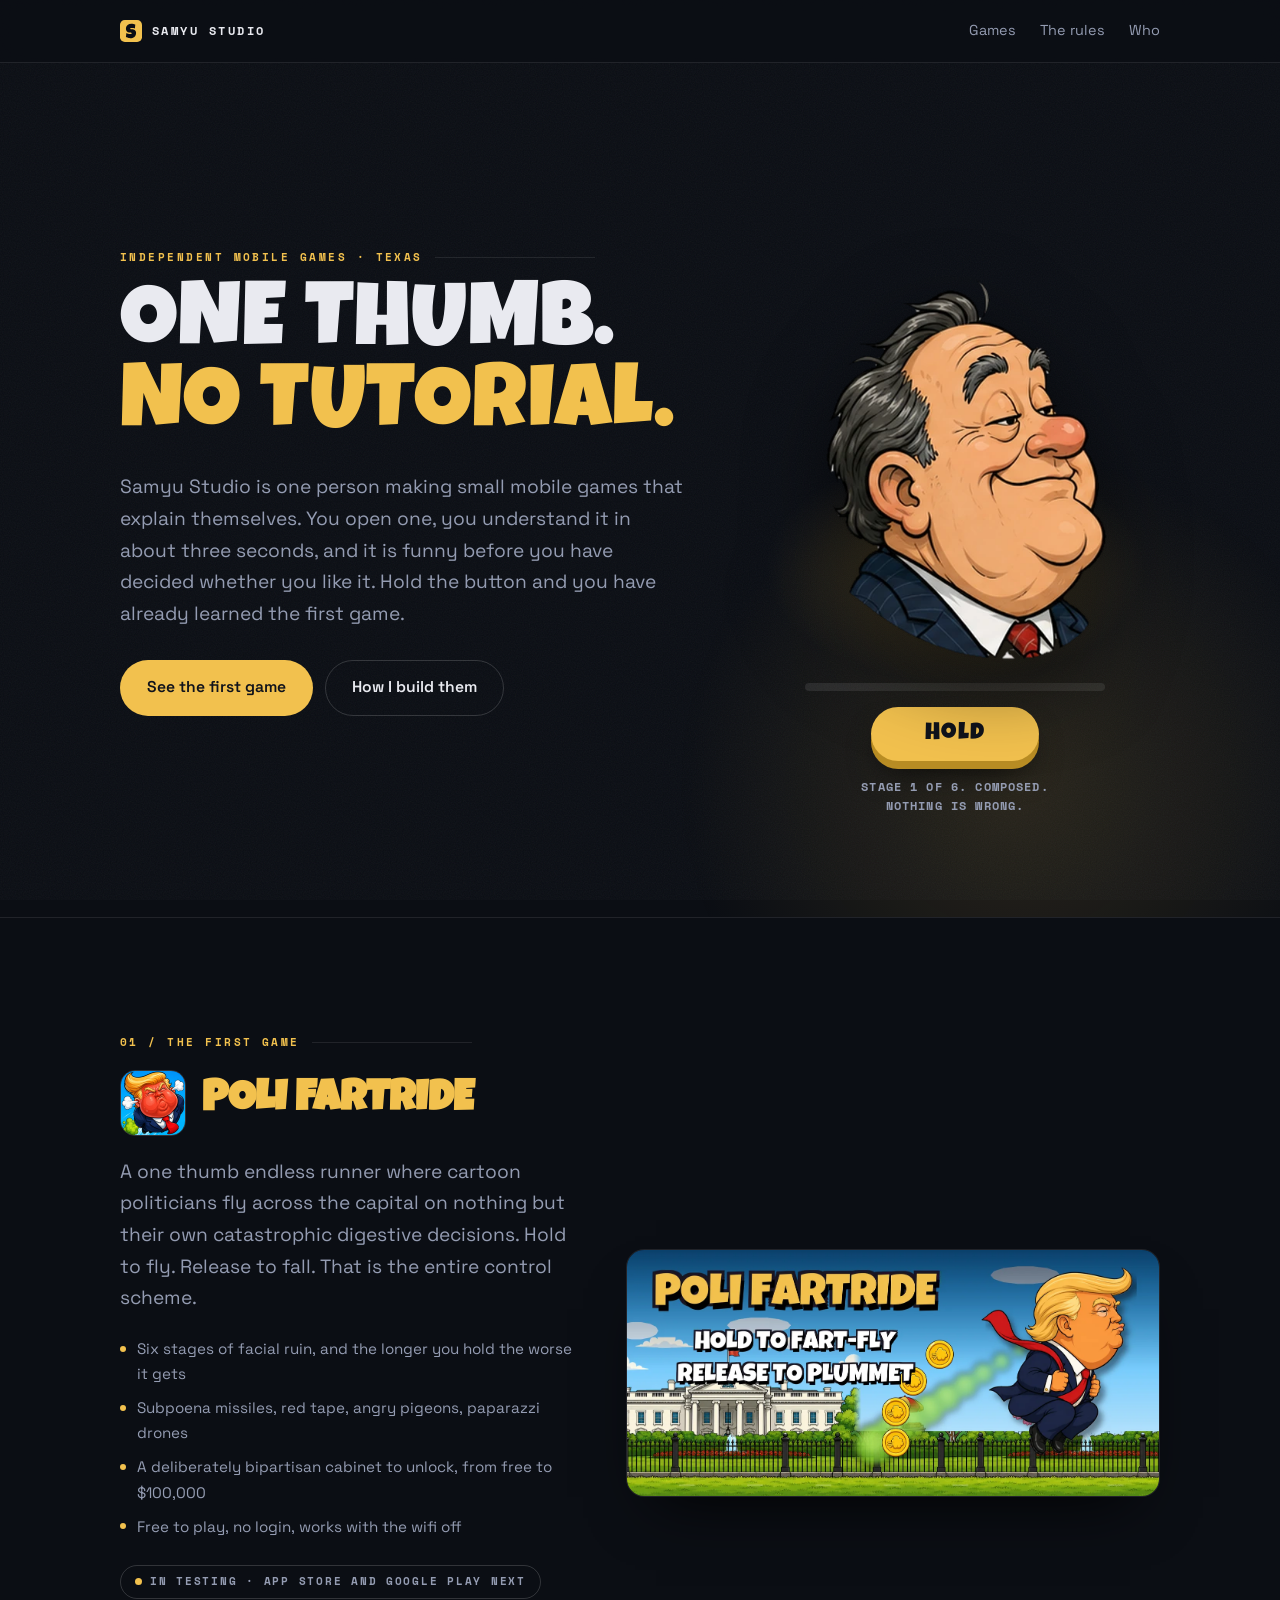
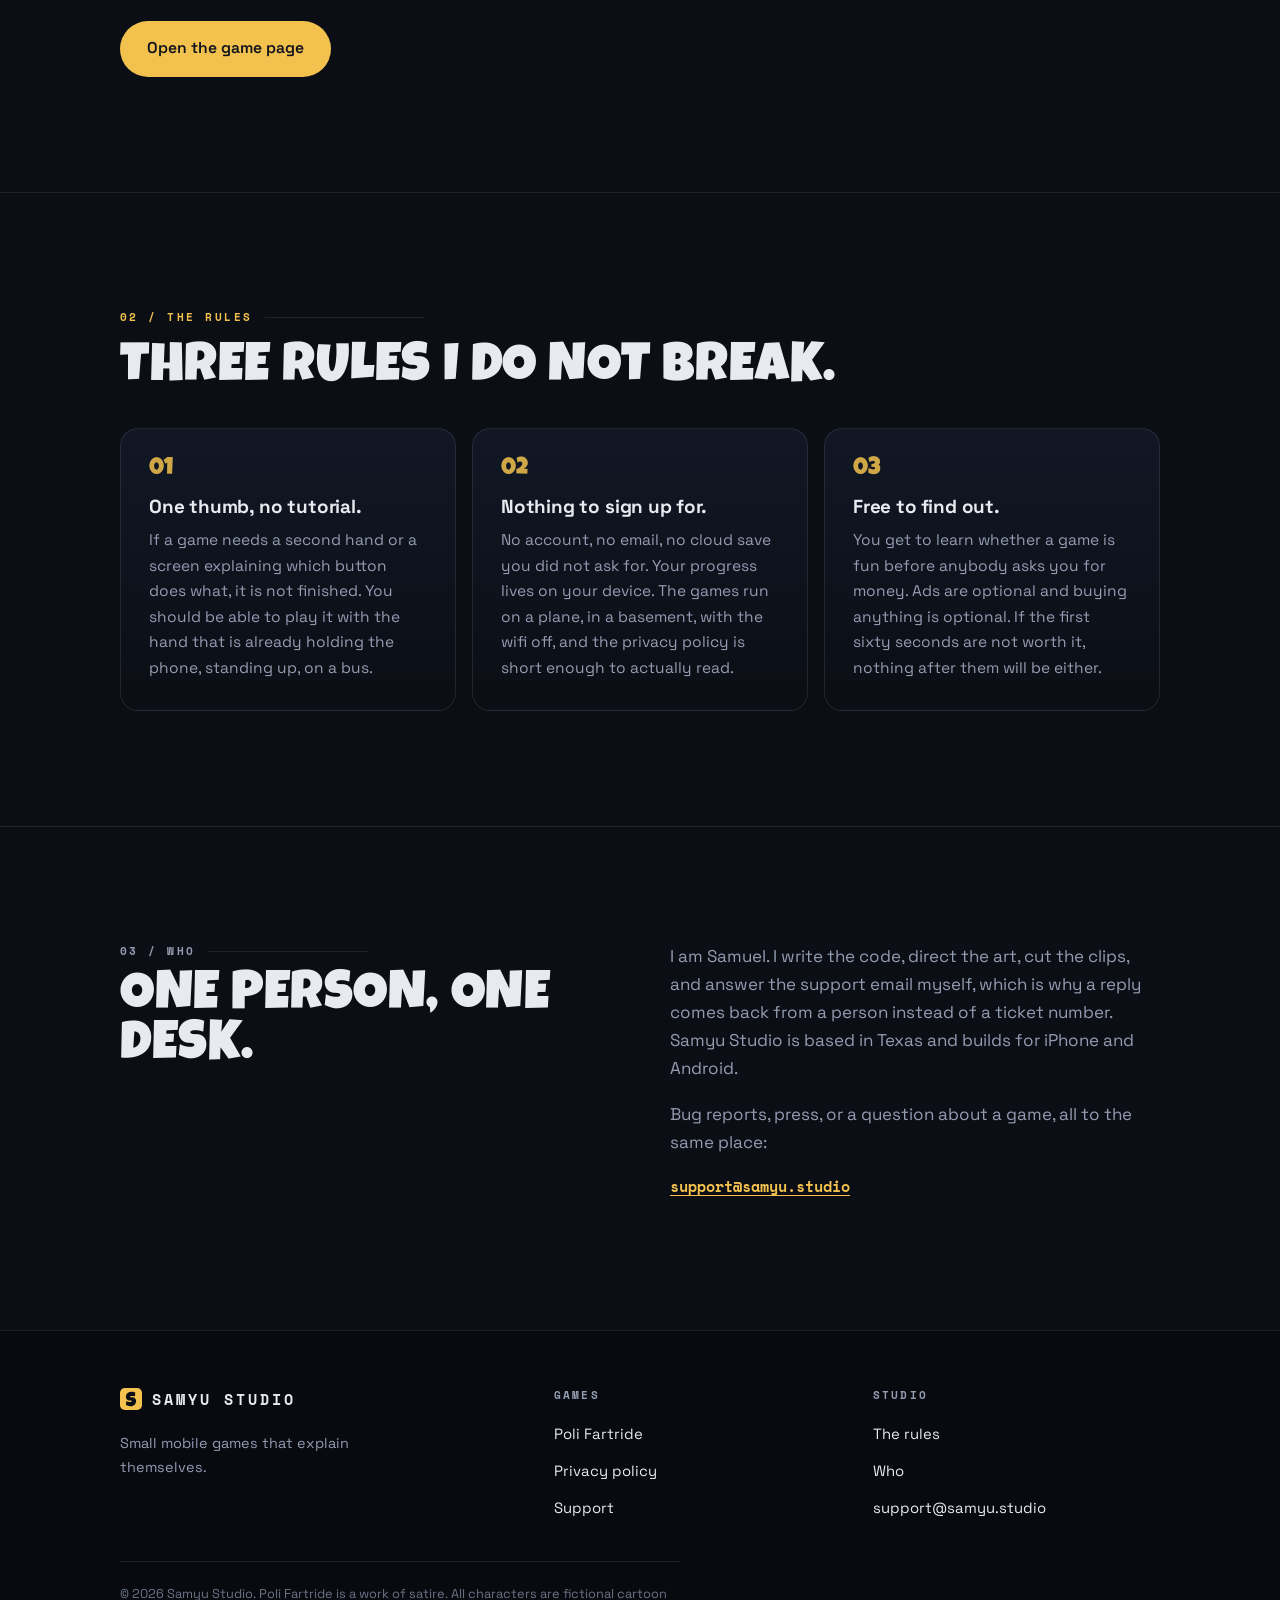
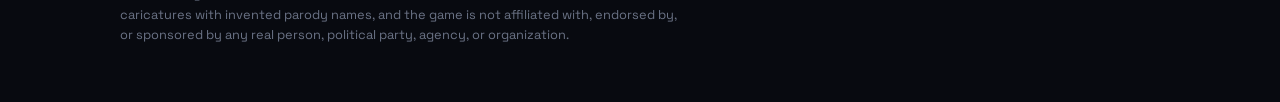
<file: index.html>
<!doctype html>
<html lang="en">
  <head>
    <meta charset="utf-8" />
    <meta name="viewport" content="width=device-width, initial-scale=1" />
    <title>Samyu Studio — small mobile games that explain themselves</title>
    <meta
      name="description"
      content="Samyu Studio is a one person game studio in Texas making mobile games you play with one thumb and understand in three seconds. First game: Poli Fartride."
    />
    <link rel="canonical" href="https://samyu.studio/" />
    <meta name="theme-color" content="#0b0e14" />
    <link rel="icon" href="/assets/img/favicon.svg" type="image/svg+xml" />
    <link rel="apple-touch-icon" href="/assets/img/apple-touch-icon.png" />

    <meta property="og:type" content="website" />
    <meta property="og:site_name" content="Samyu Studio" />
    <meta property="og:title" content="Samyu Studio" />
    <meta
      property="og:description"
      content="One thumb. No tutorial. Small mobile games that explain themselves."
    />
    <meta property="og:url" content="https://samyu.studio/" />
    <meta property="og:image" content="https://samyu.studio/assets/img/og-studio.jpg" />
    <meta property="og:image:width" content="1200" />
    <meta property="og:image:height" content="630" />
    <meta name="twitter:card" content="summary_large_image" />
    <meta name="twitter:title" content="Samyu Studio" />
    <meta
      name="twitter:description"
      content="One thumb. No tutorial. Small mobile games that explain themselves."
    />
    <meta name="twitter:image" content="https://samyu.studio/assets/img/og-studio.jpg" />

    <!-- The two faces on the first screen. Preloaded so the headline and the
         character paint together instead of one arriving after the other. -->
    <link rel="preload" as="font" type="font/woff2" crossorigin href="/assets/fonts/luckiest-guy.woff2" />
    <link rel="preload" as="font" type="font/woff2" crossorigin href="/assets/fonts/space-grotesk.woff2" />
    <link rel="preload" as="image" fetchpriority="high" href="/assets/img/strain-0.webp" />

    <link rel="stylesheet" href="/assets/css/site.css" />
    <link rel="stylesheet" href="/assets/css/studio.css" />

    <script type="application/ld+json">
      {
        "@context": "https://schema.org",
        "@type": "Organization",
        "name": "Samyu Studio",
        "url": "https://samyu.studio/",
        "logo": "https://samyu.studio/assets/img/favicon.svg",
        "description": "Independent mobile game studio making one-thumb games for iOS and Android.",
        "email": "support@samyu.studio",
        "founder": { "@type": "Person", "name": "Samuel Yu" },
        "address": { "@type": "PostalAddress", "addressRegion": "TX", "addressCountry": "US" }
      }
    </script>
  </head>
  <body>
    <a class="skip" href="#main">Skip to content</a>

    <header class="nav">
      <div class="shell nav-in">
        <a class="wordmark" href="/">
          <img class="mark" src="/assets/img/favicon.svg" width="22" height="22" alt="" />
          Samyu Studio
        </a>
        <nav class="nav-links" aria-label="Primary">
          <a href="#games">Games</a>
          <a href="#studio" class="hide-sm">The rules</a>
          <a href="#who">Who</a>
        </nav>
      </div>
    </header>

    <main id="main">
      <!-- ================================================== hero + demo == -->
      <section class="hero">
        <div class="shell hero-in">
          <div>
            <p class="label">Independent mobile games · Texas</p>
            <h1 class="display">One thumb. <span class="l2">No tutorial.</span></h1>
            <p class="lede">
              Samyu Studio is one person making small mobile games that explain themselves. You open
              one, you understand it in about three seconds, and it is funny before you have decided
              whether you like it. Hold the button and you have already learned the first game.
            </p>
            <div class="cta-row">
              <a class="btn btn-primary" href="/polifartride/">See the first game</a>
              <a class="btn btn-ghost" href="#studio">How I build them</a>
            </div>
          </div>

          <!-- The hold demo is the real game's six-stage strain art, driven by the
               real game's only input. It is the pitch, not a decoration. -->
          <div class="strain" data-strain>
            <div class="strain-stage">
              <img data-frame class="is-on" src="/assets/img/strain-0.webp" width="440" height="670" alt="A cartoon politician, composed, before anything goes wrong" fetchpriority="high" />
              <img data-frame src="/assets/img/strain-1.webp" width="440" height="670" alt="" aria-hidden="true" />
              <img data-frame src="/assets/img/strain-2.webp" width="440" height="670" alt="" aria-hidden="true" />
              <img data-frame src="/assets/img/strain-3.webp" width="440" height="670" alt="" aria-hidden="true" />
              <img data-frame src="/assets/img/strain-4.webp" width="440" height="670" alt="" aria-hidden="true" />
              <img data-frame src="/assets/img/strain-5.webp" width="440" height="670" alt="" aria-hidden="true" />
            </div>
            <div class="strain-meter" aria-hidden="true"><span data-fill></span></div>
            <button class="hold" type="button" data-hold>Hold</button>
            <p class="strain-read" data-readout aria-live="polite"></p>
          </div>
        </div>
      </section>

      <hr class="rule" />

      <!-- ======================================================= the game == -->
      <section id="games">
        <div class="shell">
          <p class="label">01 / The first game</p>
          <div class="feature">
            <div>
              <div class="feature-head">
                <img src="/assets/img/icon-poli-512.webp" width="512" height="512" alt="Poli Fartride app icon" />
                <h2 class="game-title">Poli&nbsp;Fartride</h2>
              </div>
              <p class="lede">
                A one thumb endless runner where cartoon politicians fly across the capital on
                nothing but their own catastrophic digestive decisions. Hold to fly. Release to
                fall. That is the entire control scheme.
              </p>
              <ul class="spec">
                <li>Six stages of facial ruin, and the longer you hold the worse it gets</li>
                <li>Subpoena missiles, red tape, angry pigeons, paparazzi drones</li>
                <li>A deliberately bipartisan cabinet to unlock, from free to $100,000</li>
                <li>Free to play, no login, works with the wifi off</li>
              </ul>
              <p class="pill" style="margin: 0 0 22px"><span class="dot"></span>In testing · App Store and Google Play next</p>
              <div class="cta-row" style="margin-top: 0">
                <a class="btn btn-primary" href="/polifartride/">Open the game page</a>
              </div>
            </div>
            <div class="shot">
              <img src="/assets/img/shot-1.webp" width="1389" height="642" alt="Poli Fartride key art: a caricature politician fart-flying past the White House, captioned hold to fart-fly, release to plummet" loading="lazy" />
            </div>
          </div>
        </div>
      </section>

      <hr class="rule" />

      <!-- ========================================================= rules == -->
      <section id="studio">
        <div class="shell">
          <p class="label">02 / The rules</p>
          <h2 class="display" style="margin-bottom: 34px">Three rules I do not break.</h2>
          <div class="grid-3">
            <div class="card">
              <span class="num">01</span>
              <h3>One thumb, no tutorial.</h3>
              <p>
                If a game needs a second hand or a screen explaining which button does what, it is
                not finished. You should be able to play it with the hand that is already holding
                the phone, standing up, on a bus.
              </p>
            </div>
            <div class="card">
              <span class="num">02</span>
              <h3>Nothing to sign up for.</h3>
              <p>
                No account, no email, no cloud save you did not ask for. Your progress lives on your
                device. The games run on a plane, in a basement, with the wifi off, and the privacy
                policy is short enough to actually read.
              </p>
            </div>
            <div class="card">
              <span class="num">03</span>
              <h3>Free to find out.</h3>
              <p>
                You get to learn whether a game is fun before anybody asks you for money. Ads are
                optional and buying anything is optional. If the first sixty seconds are not worth
                it, nothing after them will be either.
              </p>
            </div>
          </div>
        </div>
      </section>

      <hr class="rule" />

      <!-- =========================================================== who == -->
      <section id="who">
        <div class="shell who">
          <div>
            <p class="label">03 / Who</p>
            <h2 class="display">One person, one desk.</h2>
          </div>
          <div>
            <p>
              I am Samuel. I write the code, direct the art, cut the clips, and answer the support
              email myself, which is why a reply comes back from a person instead of a ticket
              number. Samyu Studio is based in Texas and builds for iPhone and Android.
            </p>
            <p>
              Bug reports, press, or a question about a game, all to the same place:
            </p>
            <p class="mail"><a href="mailto:support@samyu.studio">support@samyu.studio</a></p>
          </div>
        </div>
      </section>
    </main>

    <footer class="foot">
      <div class="shell">
        <div class="foot-grid">
          <div class="foot-brand">
            <a class="wordmark" href="/">
              <img class="mark" src="/assets/img/favicon.svg" width="22" height="22" alt="" />
              Samyu Studio
            </a>
            <p style="color: var(--muted); font-size: 0.9rem; max-width: 34ch; margin: 14px 0 0">
              Small mobile games that explain themselves.
            </p>
          </div>
          <div>
            <h4>Games</h4>
            <ul>
              <li><a href="/polifartride/">Poli Fartride</a></li>
              <li><a href="/polifartride/privacy.html">Privacy policy</a></li>
              <li><a href="/polifartride/support.html">Support</a></li>
            </ul>
          </div>
          <div>
            <h4>Studio</h4>
            <ul>
              <li><a href="#studio">The rules</a></li>
              <li><a href="#who">Who</a></li>
              <li><a href="mailto:support@samyu.studio">support@samyu.studio</a></li>
            </ul>
          </div>
        </div>
        <p class="fineprint">
          © 2026 Samyu Studio. Poli Fartride is a work of satire. All characters are fictional
          cartoon caricatures with invented parody names, and the game is not affiliated with,
          endorsed by, or sponsored by any real person, political party, agency, or organization.
        </p>
      </div>
    </footer>

    <script src="/assets/js/strain.js" defer></script>
  </body>
</html>
</file>
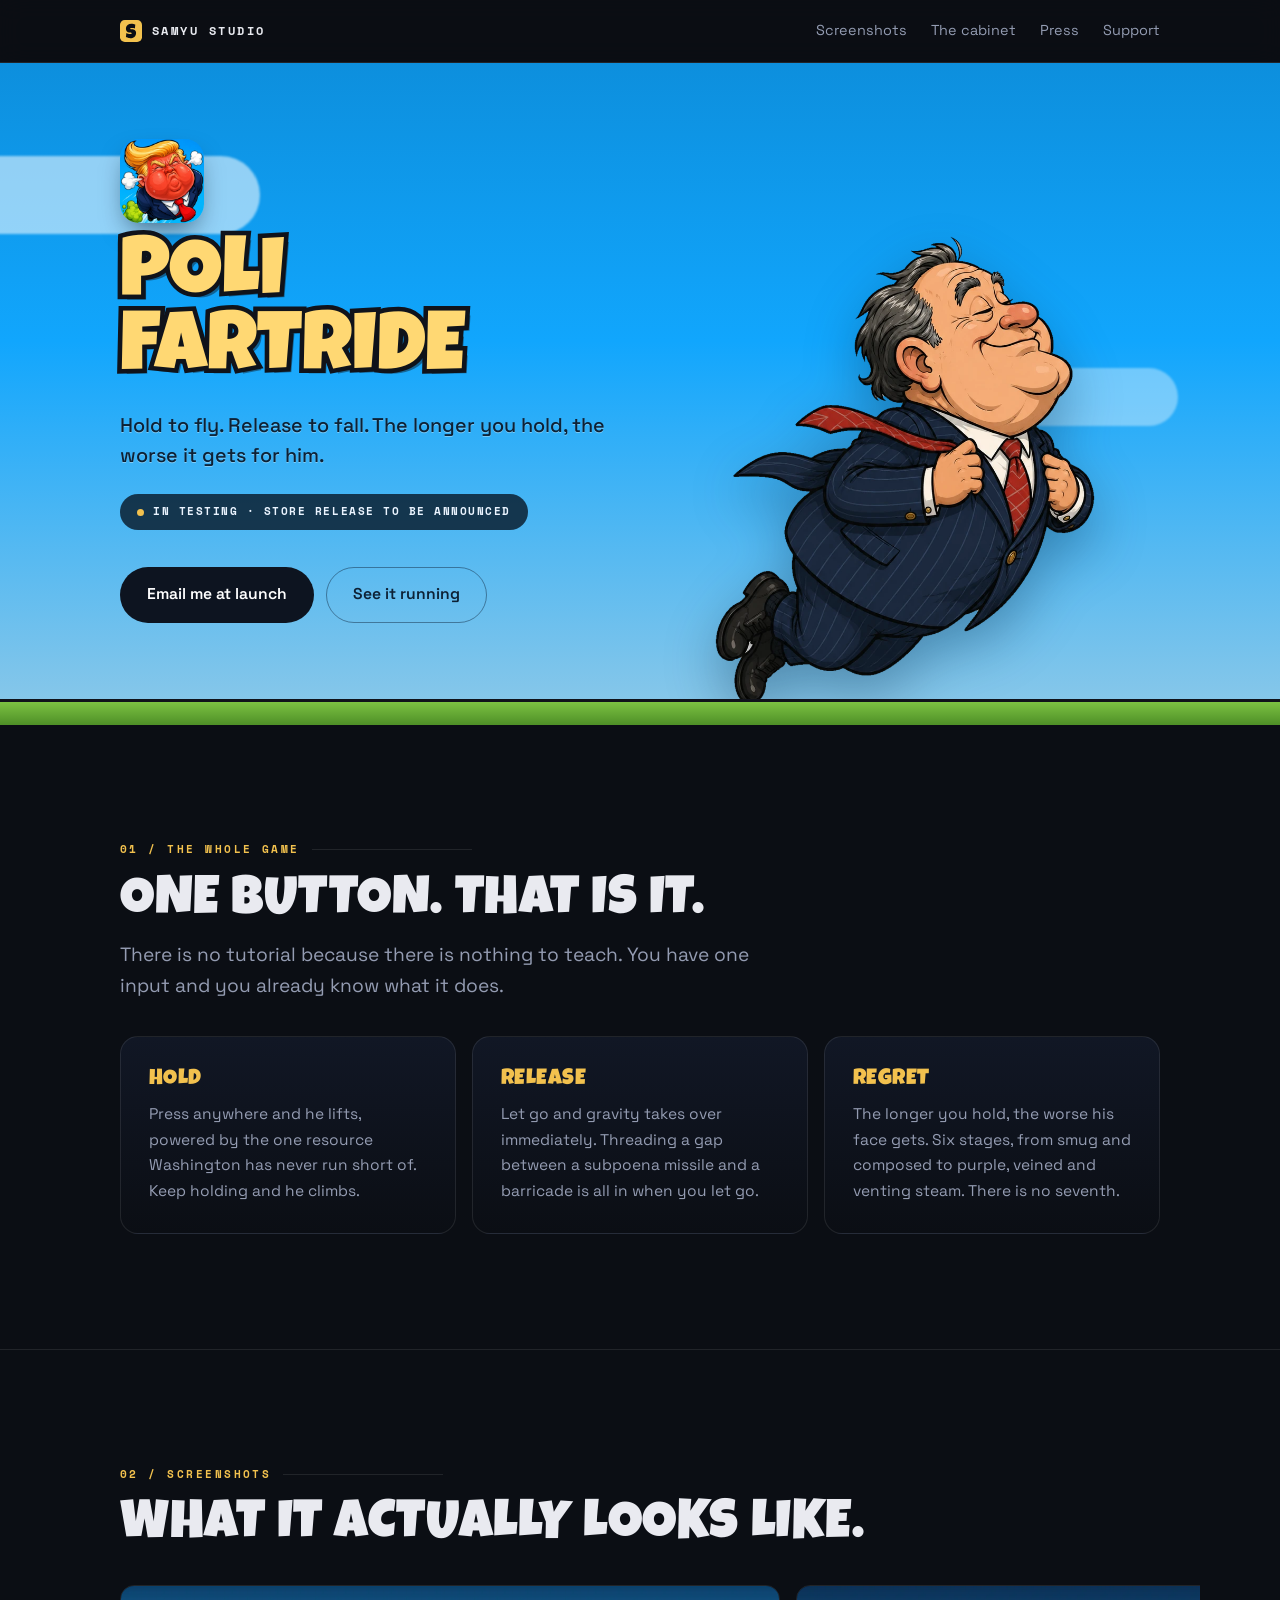
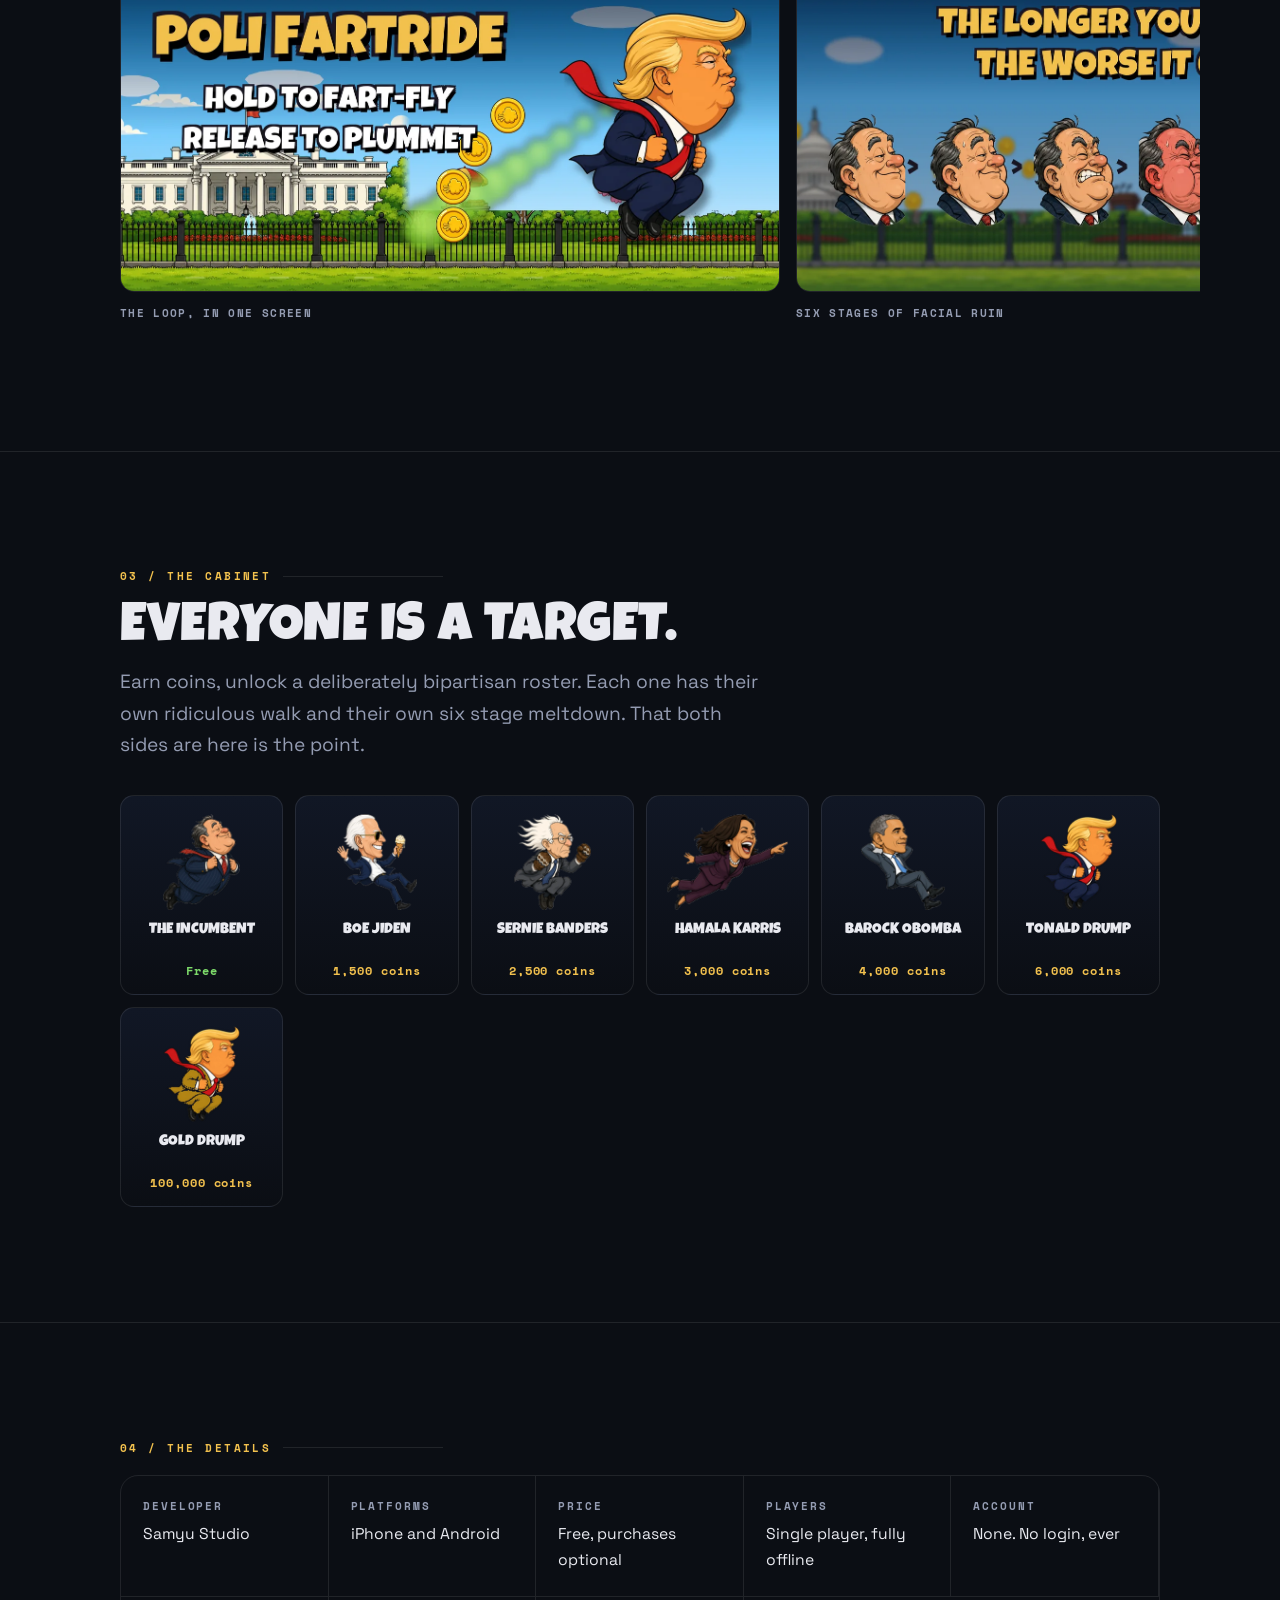
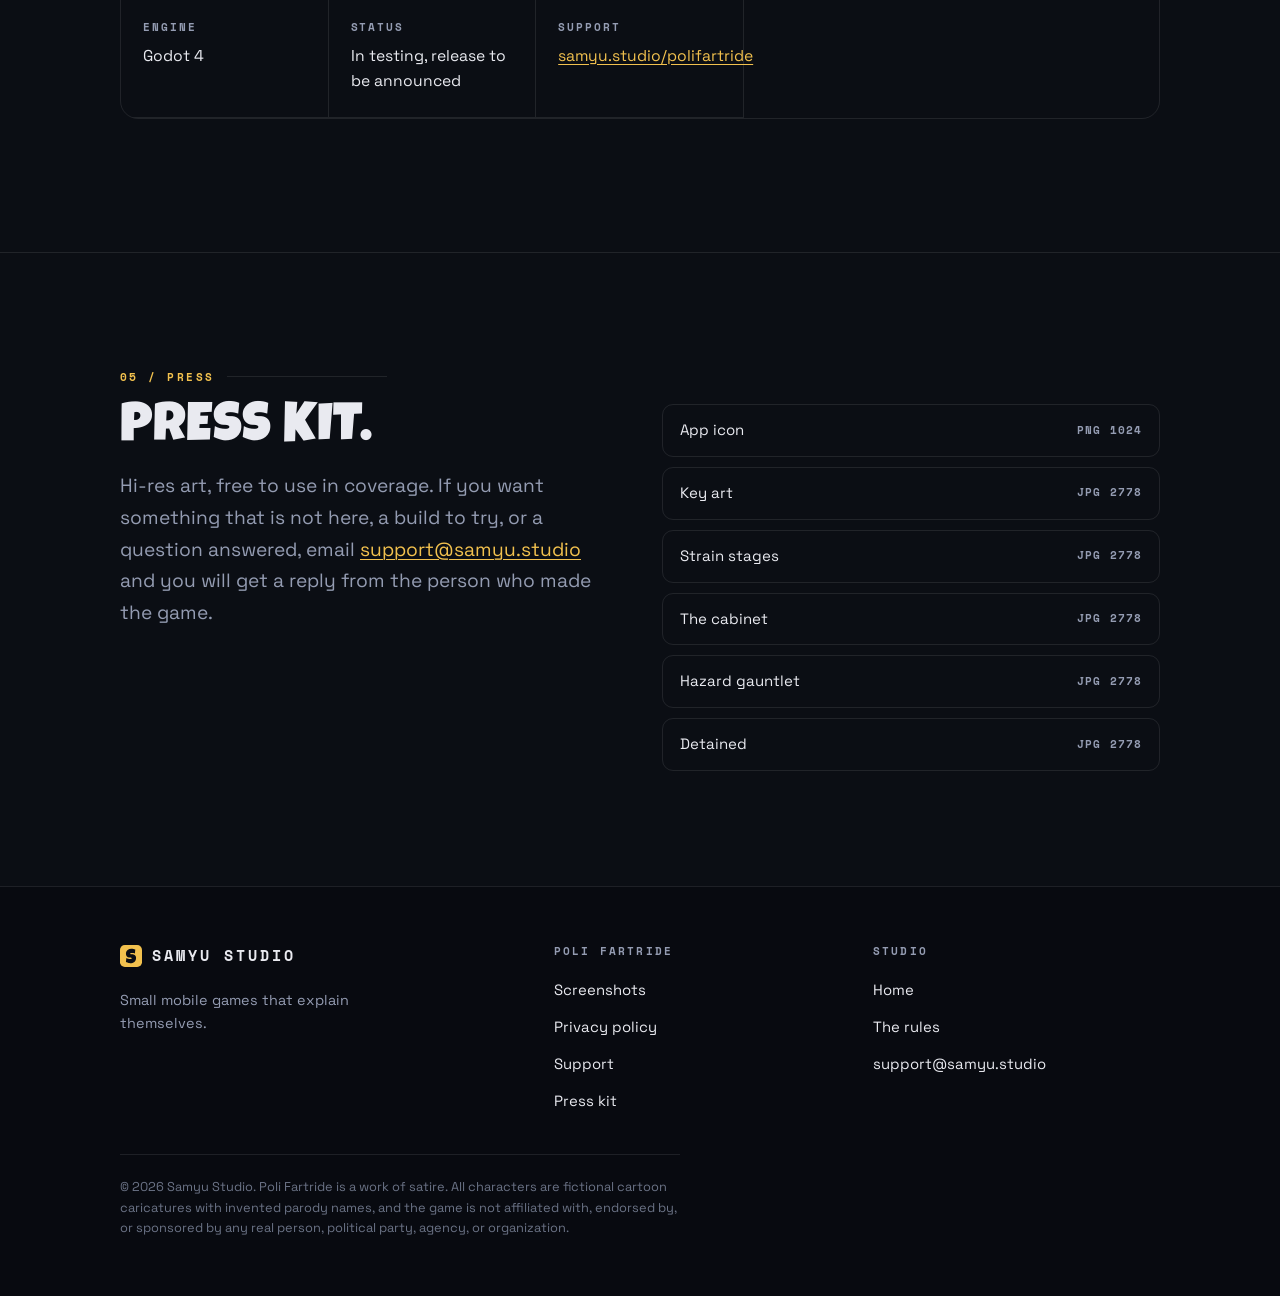
<file: polifartride/index.html>
<!doctype html>
<html lang="en">
  <head>
    <meta charset="utf-8" />
    <meta name="viewport" content="width=device-width, initial-scale=1" />
    <title>Poli Fartride — a one thumb endless runner | Samyu Studio</title>
    <meta
      name="description"
      content="Hold to fly, release to fall. Poli Fartride is a one thumb endless runner where cartoon politicians fly across the capital on their own catastrophic digestive decisions. Free to play, no login, works offline."
    />
    <link rel="canonical" href="https://samyu.studio/polifartride/" />
    <meta name="theme-color" content="#11a6fd" />
    <link rel="icon" href="/assets/img/favicon.svg" type="image/svg+xml" />
    <link rel="apple-touch-icon" href="/assets/img/icon-poli-180.png" />

    <meta property="og:type" content="website" />
    <meta property="og:site_name" content="Samyu Studio" />
    <meta property="og:title" content="Poli Fartride" />
    <meta
      property="og:description"
      content="Hold to fly. Release to fall. The longer you hold, the worse it gets for him."
    />
    <meta property="og:url" content="https://samyu.studio/polifartride/" />
    <meta property="og:image" content="https://samyu.studio/assets/img/og-poli.jpg" />
    <meta property="og:image:width" content="1200" />
    <meta property="og:image:height" content="628" />
    <meta name="twitter:card" content="summary_large_image" />
    <meta name="twitter:title" content="Poli Fartride" />
    <meta
      name="twitter:description"
      content="Hold to fly. Release to fall. The longer you hold, the worse it gets for him."
    />
    <meta name="twitter:image" content="https://samyu.studio/assets/img/og-poli.jpg" />

    <link rel="preload" as="font" type="font/woff2" crossorigin href="/assets/fonts/luckiest-guy.woff2" />
    <link rel="preload" as="font" type="font/woff2" crossorigin href="/assets/fonts/space-grotesk.woff2" />
    <link rel="preload" as="image" fetchpriority="high" href="/assets/img/poli-flying.webp" />

    <link rel="stylesheet" href="/assets/css/site.css" />
    <link rel="stylesheet" href="/assets/css/game.css" />

    <script type="application/ld+json">
      {
        "@context": "https://schema.org",
        "@type": "VideoGame",
        "name": "Poli Fartride",
        "url": "https://samyu.studio/polifartride/",
        "image": "https://samyu.studio/assets/img/og-poli.jpg",
        "description": "A one thumb endless runner where cartoon politicians fly across the capital powered by their own catastrophic digestive decisions.",
        "genre": ["Arcade", "Endless runner", "Comedy"],
        "gamePlatform": ["iOS", "Android"],
        "playMode": "SinglePlayer",
        "applicationCategory": "GameApplication",
        "author": { "@type": "Organization", "name": "Samyu Studio", "url": "https://samyu.studio/" },
        "publisher": { "@type": "Organization", "name": "Samyu Studio" }
      }
    </script>
  </head>
  <body>
    <a class="skip" href="#main">Skip to content</a>

    <header class="nav">
      <div class="shell nav-in">
        <a class="wordmark" href="/">
          <img class="mark" src="/assets/img/favicon.svg" width="22" height="22" alt="" />
          Samyu Studio
        </a>
        <nav class="nav-links" aria-label="Primary">
          <a href="#shots">Screenshots</a>
          <a href="#cast" class="hide-sm">The cabinet</a>
          <a href="#press">Press</a>
          <a href="support.html">Support</a>
        </nav>
      </div>
    </header>

    <main id="main">
      <!-- ========================================================== hero == -->
      <section class="g-hero">
        <div class="shell g-hero-in">
          <div class="g-hero-copy">
            <img class="g-icon" src="/assets/img/icon-poli-512.webp" width="512" height="512" alt="" />
            <h1 class="poster">Poli<br />Fartride</h1>
            <p class="g-tag">
              Hold to fly. Release to fall. The longer you hold, the worse it gets for him.
            </p>
            <p class="g-status"><span class="dot"></span>In testing · store release to be announced</p>
            <div class="g-cta">
              <a class="btn btn-dark" href="mailto:support@samyu.studio?subject=Tell%20me%20when%20Poli%20Fartride%20launches">Email me at launch</a>
              <a class="btn btn-outline-dark" href="#shots">See it running</a>
            </div>
          </div>
          <img
            class="g-figure"
            src="/assets/img/poli-flying.webp"
            width="720"
            height="889"
            alt="A caricature politician in a pinstripe suit flying through the air, eyes shut, tie streaming behind him"
            fetchpriority="high"
          />
        </div>
        <div class="g-ground" aria-hidden="true"></div>
      </section>

      <!-- ========================================================== loop == -->
      <section>
        <div class="shell">
          <p class="label">01 / The whole game</p>
          <h2 class="display" style="margin-bottom: 12px">One button. That is it.</h2>
          <p class="lede" style="margin-bottom: 34px">
            There is no tutorial because there is nothing to teach. You have one input and you
            already know what it does.
          </p>
          <div class="loop">
            <div class="card">
              <h3>Hold</h3>
              <p>
                Press anywhere and he lifts, powered by the one resource Washington has never run
                short of. Keep holding and he climbs.
              </p>
            </div>
            <div class="card">
              <h3>Release</h3>
              <p>
                Let go and gravity takes over immediately. Threading a gap between a subpoena
                missile and a barricade is all in when you let go.
              </p>
            </div>
            <div class="card">
              <h3>Regret</h3>
              <p>
                The longer you hold, the worse his face gets. Six stages, from smug and composed
                to purple, veined and venting steam. There is no seventh.
              </p>
            </div>
          </div>
        </div>
      </section>

      <hr class="rule" />

      <!-- =================================================== screenshots == -->
      <section id="shots">
        <div class="shell">
          <p class="label">02 / Screenshots</p>
          <h2 class="display" style="margin-bottom: 34px">What it actually looks like.</h2>
          <div class="shots">
            <figure>
              <img src="/assets/img/shot-1.webp" width="1389" height="642" alt="A politician fart-flying past the White House collecting coins, captioned hold to fart-fly, release to plummet" loading="lazy" />
              <figcaption>The loop, in one screen</figcaption>
            </figure>
            <figure>
              <img src="/assets/img/shot-2.webp" width="1389" height="642" alt="Six escalating faces from composed to purple and steaming, captioned the longer you hold the worse it gets" loading="lazy" />
              <figcaption>Six stages of facial ruin</figcaption>
            </figure>
            <figure>
              <img src="/assets/img/shot-3.webp" width="1389" height="642" alt="Seven caricature politicians in a row with unlock prices from free to one hundred thousand coins" loading="lazy" />
              <figcaption>The unlockable cabinet</figcaption>
            </figure>
            <figure>
              <img src="/assets/img/shot-4.webp" width="1389" height="642" alt="Flying through a gauntlet of red tape barricades, a subpoena missile, a pigeon and a paparazzi drone" loading="lazy" />
              <figcaption>Red tape, subpoenas, pigeons, drones</figcaption>
            </figure>
            <figure>
              <img src="/assets/img/shot-5.webp" width="1389" height="642" alt="An agent drops a net on the politician under a large DETAINED banner" loading="lazy" />
              <figcaption>Clip a hazard and you get detained</figcaption>
            </figure>
          </div>
        </div>
      </section>

      <hr class="rule" />

      <!-- ========================================================= cast === -->
      <section id="cast">
        <div class="shell">
          <p class="label">03 / The cabinet</p>
          <h2 class="display" style="margin-bottom: 12px">Everyone is a target.</h2>
          <p class="lede" style="margin-bottom: 34px">
            Earn coins, unlock a deliberately bipartisan roster. Each one has their own ridiculous
            walk and their own six stage meltdown. That both sides are here is the point.
          </p>
          <div class="cast">
            <div class="cast-card">
              <img src="/assets/img/cast-main.webp" alt="The Incumbent" loading="lazy" />
              <p class="cast-name">The Incumbent</p>
              <p class="cast-price free">Free</p>
            </div>
            <div class="cast-card">
              <img src="/assets/img/cast-jiden.webp" alt="Boe Jiden" loading="lazy" />
              <p class="cast-name">Boe Jiden</p>
              <p class="cast-price">1,500 coins</p>
            </div>
            <div class="cast-card">
              <img src="/assets/img/cast-bernie.webp" alt="Sernie Banders" loading="lazy" />
              <p class="cast-name">Sernie Banders</p>
              <p class="cast-price">2,500 coins</p>
            </div>
            <div class="cast-card">
              <img src="/assets/img/cast-kamala.webp" alt="Hamala Karris" loading="lazy" />
              <p class="cast-name">Hamala Karris</p>
              <p class="cast-price">3,000 coins</p>
            </div>
            <div class="cast-card">
              <img src="/assets/img/cast-obomba.webp" alt="Barock Obomba" loading="lazy" />
              <p class="cast-name">Barock Obomba</p>
              <p class="cast-price">4,000 coins</p>
            </div>
            <div class="cast-card">
              <img src="/assets/img/cast-drump.webp" alt="Tonald Drump" loading="lazy" />
              <p class="cast-name">Tonald Drump</p>
              <p class="cast-price">6,000 coins</p>
            </div>
            <div class="cast-card">
              <img src="/assets/img/cast-gold.webp" alt="Gold Drump" loading="lazy" />
              <p class="cast-name">Gold Drump</p>
              <p class="cast-price">100,000 coins</p>
            </div>
          </div>
        </div>
      </section>

      <hr class="rule" />

      <!-- ======================================================== facts === -->
      <section>
        <div class="shell">
          <p class="label">04 / The details</p>
          <dl class="facts">
            <div><dt>Developer</dt><dd>Samyu Studio</dd></div>
            <div><dt>Platforms</dt><dd>iPhone and Android</dd></div>
            <div><dt>Price</dt><dd>Free, purchases optional</dd></div>
            <div><dt>Players</dt><dd>Single player, fully offline</dd></div>
            <div><dt>Account</dt><dd>None. No login, ever</dd></div>
            <div><dt>Engine</dt><dd>Godot 4</dd></div>
            <div><dt>Status</dt><dd>In testing, release to be announced</dd></div>
            <div><dt>Support</dt><dd><a href="support.html">samyu.studio/polifartride</a></dd></div>
          </dl>
        </div>
      </section>

      <hr class="rule" />

      <!-- ======================================================== press === -->
      <section id="press">
        <div class="shell">
          <p class="label">05 / Press</p>
          <div class="press">
            <div>
              <h2 class="display" style="margin-bottom: 16px">Press kit.</h2>
              <p class="lede">
                Hi-res art, free to use in coverage. If you want something that is not here, a
                build to try, or a question answered, email
                <a href="mailto:support@samyu.studio">support@samyu.studio</a> and you will get a
                reply from the person who made the game.
              </p>
            </div>
            <ul class="dl">
              <li>
                <a href="press/icon-1024.png" download>App icon<span>PNG 1024</span></a>
              </li>
              <li>
                <a href="press/screenshot-1_hero.jpg" download>Key art<span>JPG 2778</span></a>
              </li>
              <li>
                <a href="press/screenshot-2_strain.jpg" download>Strain stages<span>JPG 2778</span></a>
              </li>
              <li>
                <a href="press/screenshot-3_roster.jpg" download>The cabinet<span>JPG 2778</span></a>
              </li>
              <li>
                <a href="press/screenshot-4_action.jpg" download>Hazard gauntlet<span>JPG 2778</span></a>
              </li>
              <li>
                <a href="press/screenshot-5_detained.jpg" download>Detained<span>JPG 2778</span></a>
              </li>
            </ul>
          </div>
        </div>
      </section>
    </main>

    <footer class="foot">
      <div class="shell">
        <div class="foot-grid">
          <div class="foot-brand">
            <a class="wordmark" href="/">
              <img class="mark" src="/assets/img/favicon.svg" width="22" height="22" alt="" />
              Samyu Studio
            </a>
            <p style="color: var(--muted); font-size: 0.9rem; max-width: 34ch; margin: 14px 0 0">
              Small mobile games that explain themselves.
            </p>
          </div>
          <div>
            <h4>Poli Fartride</h4>
            <ul>
              <li><a href="#shots">Screenshots</a></li>
              <li><a href="privacy.html">Privacy policy</a></li>
              <li><a href="support.html">Support</a></li>
              <li><a href="#press">Press kit</a></li>
            </ul>
          </div>
          <div>
            <h4>Studio</h4>
            <ul>
              <li><a href="/">Home</a></li>
              <li><a href="/#studio">The rules</a></li>
              <li><a href="mailto:support@samyu.studio">support@samyu.studio</a></li>
            </ul>
          </div>
        </div>
        <p class="fineprint">
          © 2026 Samyu Studio. Poli Fartride is a work of satire. All characters are fictional
          cartoon caricatures with invented parody names, and the game is not affiliated with,
          endorsed by, or sponsored by any real person, political party, agency, or organization.
        </p>
      </div>
    </footer>
  </body>
</html>
</file>
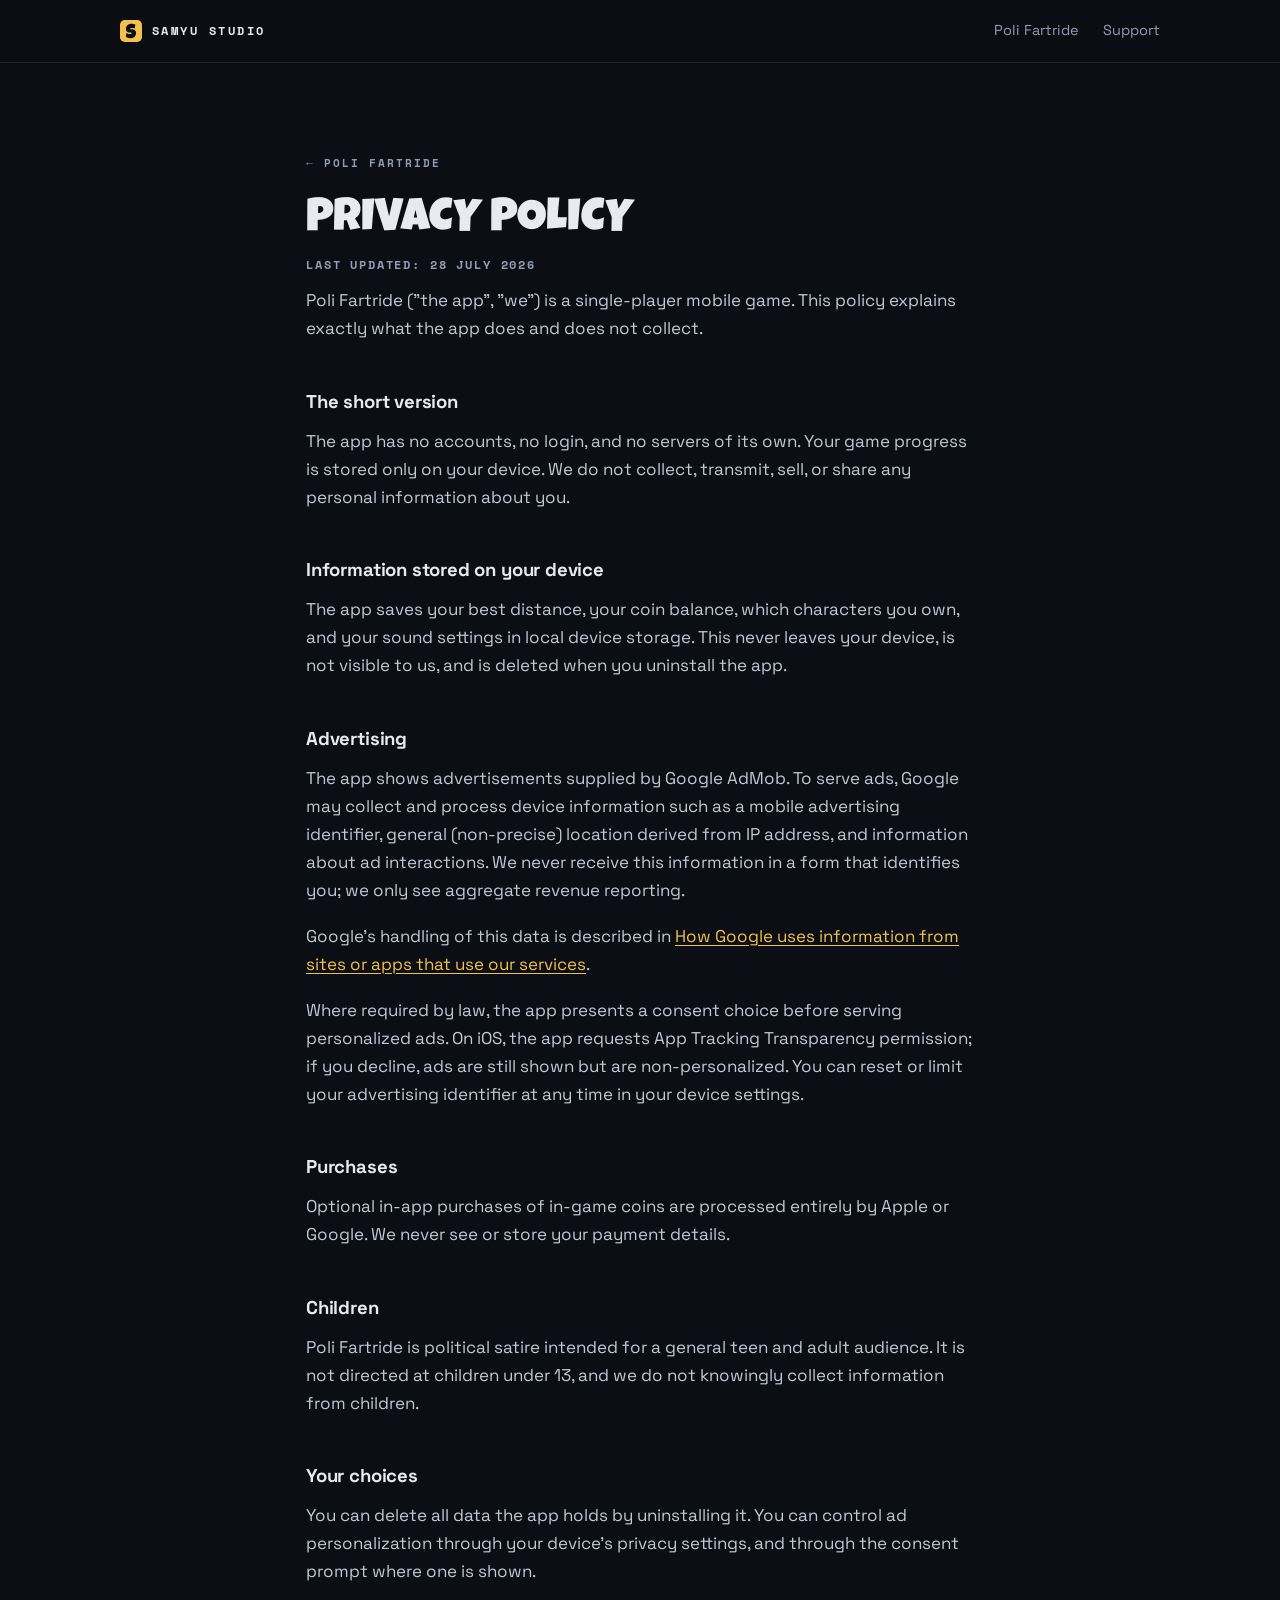
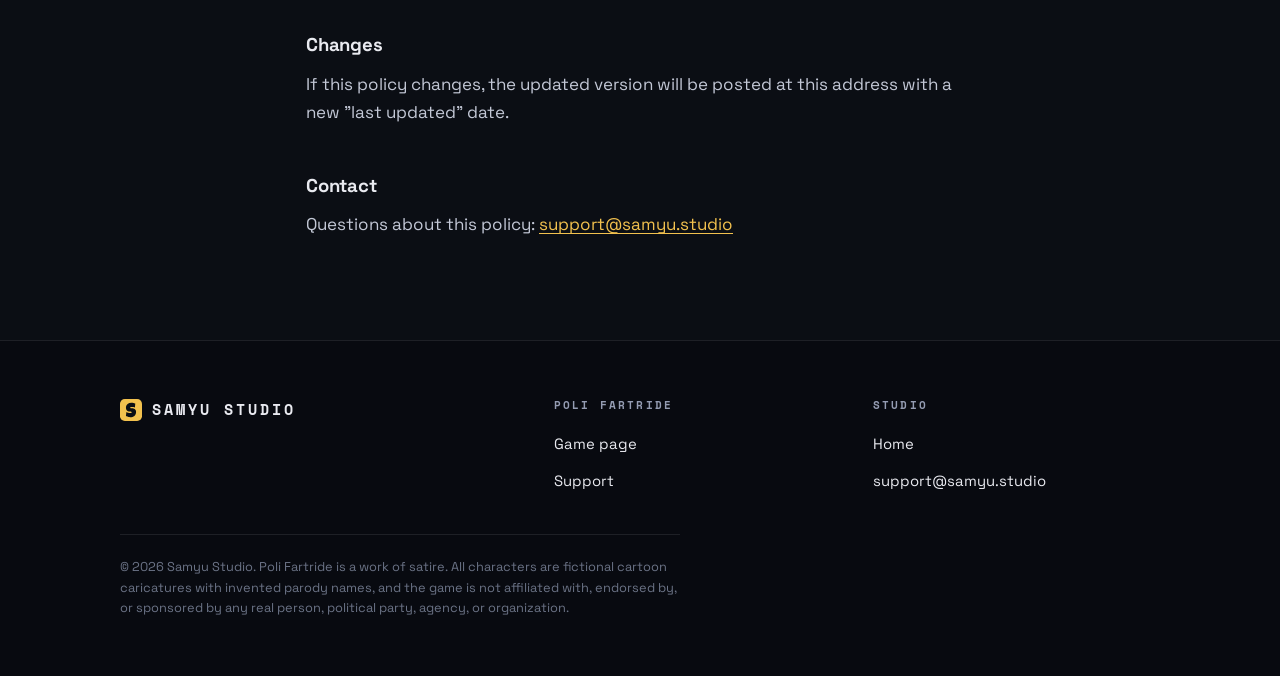
<file: polifartride/privacy.html>
<!doctype html>
<html lang="en">
  <head>
    <meta charset="utf-8" />
    <meta name="viewport" content="width=device-width, initial-scale=1" />
    <title>Poli Fartride — Privacy Policy</title>
    <meta name="description" content="What Poli Fartride does and does not collect. No accounts, no servers, progress stored on your device only." />
    <link rel="canonical" href="https://samyu.studio/polifartride/privacy.html" />
    <meta name="theme-color" content="#0b0e14" />
    <link rel="icon" href="/assets/img/favicon.svg" type="image/svg+xml" />
    <link rel="stylesheet" href="/assets/css/site.css" />
  </head>
  <body>
    <header class="nav">
      <div class="shell nav-in">
        <a class="wordmark" href="/">
          <img class="mark" src="/assets/img/favicon.svg" width="22" height="22" alt="" />
          Samyu Studio
        </a>
        <nav class="nav-links" aria-label="Primary">
          <a href="/polifartride/">Poli Fartride</a>
          <a href="support.html">Support</a>
        </nav>
      </div>
    </header>

    <main class="shell prose">
      <a class="crumb" href="/polifartride/">← Poli Fartride</a>
      <h1>Privacy Policy</h1>
      <p class="updated">Last updated: 28 July 2026</p>

      <p>
        Poli Fartride ("the app", "we") is a single-player mobile game. This policy explains
        exactly what the app does and does not collect.
      </p>

      <h2>The short version</h2>
      <p>
        The app has no accounts, no login, and no servers of its own. Your game progress is stored
        only on your device. We do not collect, transmit, sell, or share any personal information
        about you.
      </p>

      <h2>Information stored on your device</h2>
      <p>
        The app saves your best distance, your coin balance, which characters you own, and your
        sound settings in local device storage. This never leaves your device, is not visible to
        us, and is deleted when you uninstall the app.
      </p>

      <h2>Advertising</h2>
      <p>
        The app shows advertisements supplied by Google AdMob. To serve ads, Google may collect and
        process device information such as a mobile advertising identifier, general (non-precise)
        location derived from IP address, and information about ad interactions. We never receive
        this information in a form that identifies you; we only see aggregate revenue reporting.
      </p>
      <p>
        Google's handling of this data is described in
        <a href="https://policies.google.com/technologies/partner-sites">How Google uses information from sites or apps that use our services</a>.
      </p>
      <p>
        Where required by law, the app presents a consent choice before serving personalized ads.
        On iOS, the app requests App Tracking Transparency permission; if you decline, ads are
        still shown but are non-personalized. You can reset or limit your advertising identifier at
        any time in your device settings.
      </p>

      <h2>Purchases</h2>
      <p>
        Optional in-app purchases of in-game coins are processed entirely by Apple or Google. We
        never see or store your payment details.
      </p>

      <h2>Children</h2>
      <p>
        Poli Fartride is political satire intended for a general teen and adult audience. It is not
        directed at children under 13, and we do not knowingly collect information from children.
      </p>

      <h2>Your choices</h2>
      <p>
        You can delete all data the app holds by uninstalling it. You can control ad personalization
        through your device's privacy settings, and through the consent prompt where one is shown.
      </p>

      <h2>Changes</h2>
      <p>
        If this policy changes, the updated version will be posted at this address with a new "last
        updated" date.
      </p>

      <h2>Contact</h2>
      <p>
        Questions about this policy:
        <a href="mailto:support@samyu.studio">support@samyu.studio</a>
      </p>
    </main>

    <footer class="foot">
      <div class="shell">
        <div class="foot-grid">
          <div class="foot-brand">
            <a class="wordmark" href="/">
              <img class="mark" src="/assets/img/favicon.svg" width="22" height="22" alt="" />
              Samyu Studio
            </a>
          </div>
          <div>
            <h4>Poli Fartride</h4>
            <ul>
              <li><a href="/polifartride/">Game page</a></li>
              <li><a href="support.html">Support</a></li>
            </ul>
          </div>
          <div>
            <h4>Studio</h4>
            <ul>
              <li><a href="/">Home</a></li>
              <li><a href="mailto:support@samyu.studio">support@samyu.studio</a></li>
            </ul>
          </div>
        </div>
        <p class="fineprint">
          © 2026 Samyu Studio. Poli Fartride is a work of satire. All characters are fictional
          cartoon caricatures with invented parody names, and the game is not affiliated with,
          endorsed by, or sponsored by any real person, political party, agency, or organization.
        </p>
      </div>
    </footer>
  </body>
</html>
</file>
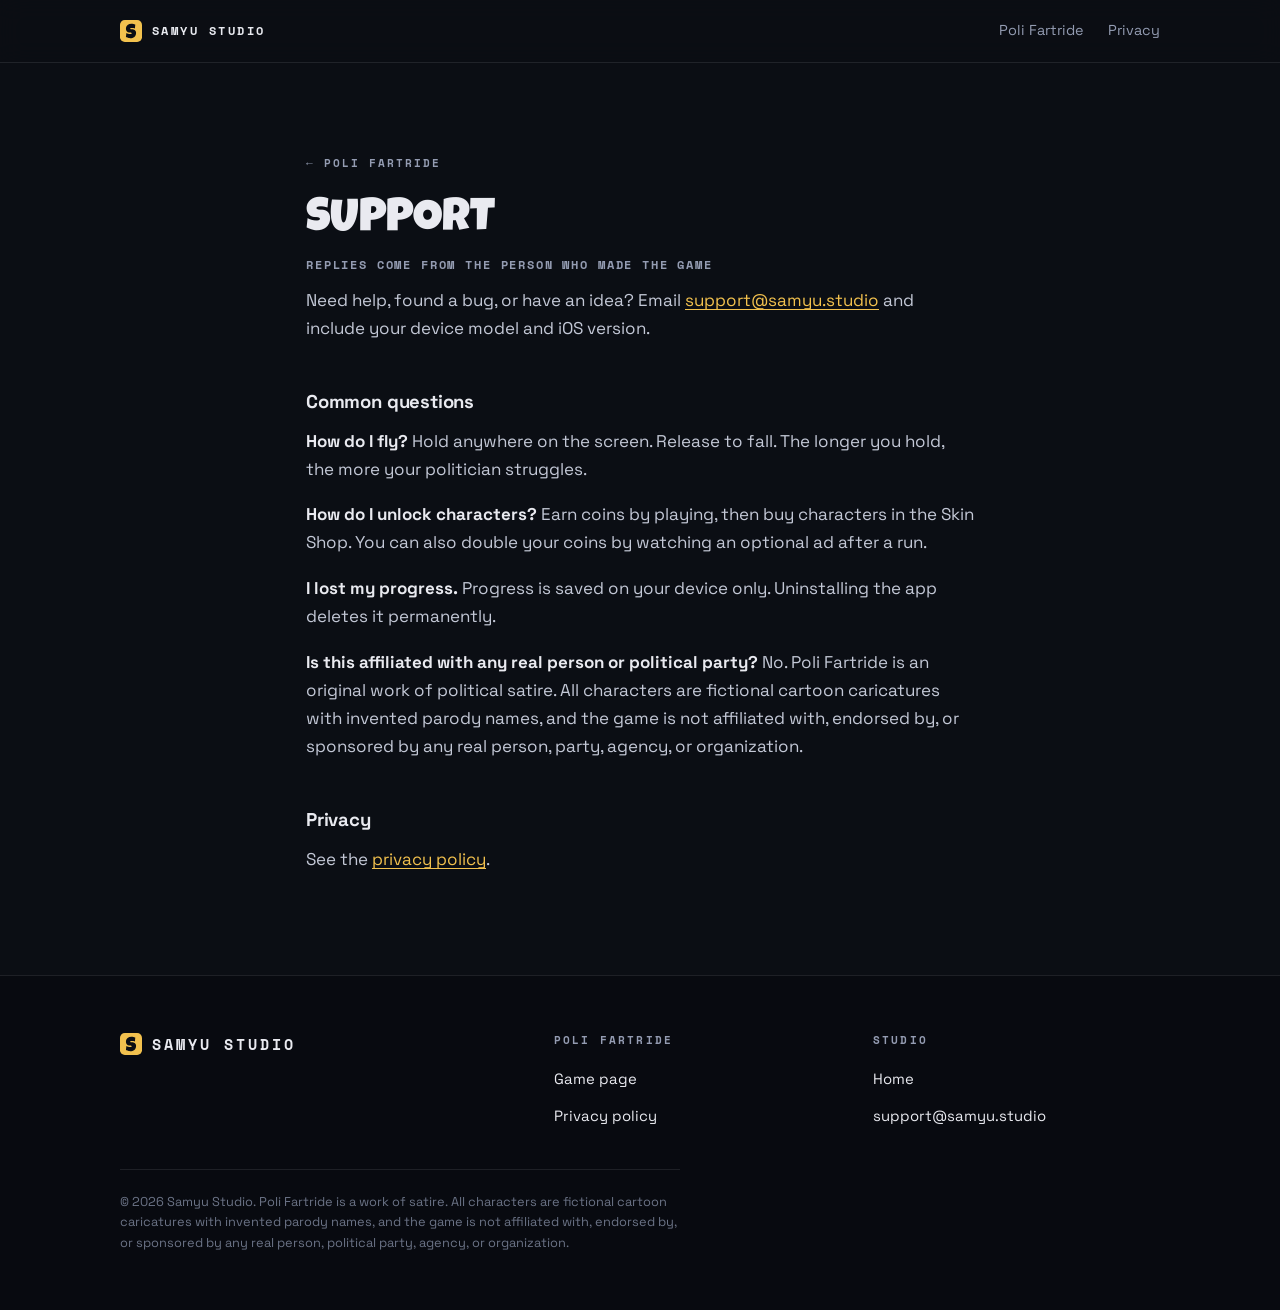
<file: polifartride/support.html>
<!doctype html>
<html lang="en">
  <head>
    <meta charset="utf-8" />
    <meta name="viewport" content="width=device-width, initial-scale=1" />
    <title>Poli Fartride — Support</title>
    <meta name="description" content="Help, bug reports and common questions for Poli Fartride. Email support@samyu.studio and a person replies." />
    <link rel="canonical" href="https://samyu.studio/polifartride/support.html" />
    <meta name="theme-color" content="#0b0e14" />
    <link rel="icon" href="/assets/img/favicon.svg" type="image/svg+xml" />
    <link rel="stylesheet" href="/assets/css/site.css" />
  </head>
  <body>
    <header class="nav">
      <div class="shell nav-in">
        <a class="wordmark" href="/">
          <img class="mark" src="/assets/img/favicon.svg" width="22" height="22" alt="" />
          Samyu Studio
        </a>
        <nav class="nav-links" aria-label="Primary">
          <a href="/polifartride/">Poli Fartride</a>
          <a href="privacy.html">Privacy</a>
        </nav>
      </div>
    </header>

    <main class="shell prose">
      <a class="crumb" href="/polifartride/">← Poli Fartride</a>
      <h1>Support</h1>
      <p class="updated">Replies come from the person who made the game</p>

      <p>
        Need help, found a bug, or have an idea? Email
        <a href="mailto:support@samyu.studio">support@samyu.studio</a> and include your device model
        and iOS version.
      </p>

      <h2>Common questions</h2>
      <p>
        <strong>How do I fly?</strong> Hold anywhere on the screen. Release to fall. The longer you
        hold, the more your politician struggles.
      </p>
      <p>
        <strong>How do I unlock characters?</strong> Earn coins by playing, then buy characters in
        the Skin Shop. You can also double your coins by watching an optional ad after a run.
      </p>
      <p>
        <strong>I lost my progress.</strong> Progress is saved on your device only. Uninstalling the
        app deletes it permanently.
      </p>
      <p>
        <strong>Is this affiliated with any real person or political party?</strong> No. Poli
        Fartride is an original work of political satire. All characters are fictional cartoon
        caricatures with invented parody names, and the game is not affiliated with, endorsed by, or
        sponsored by any real person, party, agency, or organization.
      </p>

      <h2>Privacy</h2>
      <p>See the <a href="privacy.html">privacy policy</a>.</p>
    </main>

    <footer class="foot">
      <div class="shell">
        <div class="foot-grid">
          <div class="foot-brand">
            <a class="wordmark" href="/">
              <img class="mark" src="/assets/img/favicon.svg" width="22" height="22" alt="" />
              Samyu Studio
            </a>
          </div>
          <div>
            <h4>Poli Fartride</h4>
            <ul>
              <li><a href="/polifartride/">Game page</a></li>
              <li><a href="privacy.html">Privacy policy</a></li>
            </ul>
          </div>
          <div>
            <h4>Studio</h4>
            <ul>
              <li><a href="/">Home</a></li>
              <li><a href="mailto:support@samyu.studio">support@samyu.studio</a></li>
            </ul>
          </div>
        </div>
        <p class="fineprint">
          © 2026 Samyu Studio. Poli Fartride is a work of satire. All characters are fictional
          cartoon caricatures with invented parody names, and the game is not affiliated with,
          endorsed by, or sponsored by any real person, political party, agency, or organization.
        </p>
      </div>
    </footer>
  </body>
</html>
</file>
<file: assets/css/site.css>
/* =========================================================================
   samyu.studio — shared design system

   One stylesheet for the whole domain: the studio pages, the per-game pages,
   and the privacy/support pages the app stores link to. The legal pages are
   part of the brand here rather than an afterthought, because they are the
   pages Apple, Google and actual players are most likely to open first.

   Fonts are self-hosted (three files, 66 KB total). Luckiest Guy is the
   typeface the game itself renders in, so the site and the product speak in
   the same voice.
   ========================================================================= */

/* ---------------------------------------------------------------- fonts -- */
@font-face {
  font-family: 'Luckiest Guy';
  src: url('../fonts/luckiest-guy.woff2') format('woff2');
  font-weight: 400;
  font-display: swap;
}
@font-face {
  font-family: 'Space Grotesk';
  src: url('../fonts/space-grotesk.woff2') format('woff2');
  font-weight: 300 700; /* variable: one file covers the range */
  font-display: swap;
}
@font-face {
  font-family: 'Space Mono';
  src: url('../fonts/space-mono-700.woff2') format('woff2');
  font-weight: 700;
  font-display: swap;
}

/* ---------------------------------------------------------------- tokens -- */
:root {
  --ink: #0b0e14;
  --ink-2: #111725;
  --ink-3: #1a2133;
  --line: rgba(255, 255, 255, 0.09);
  --line-2: rgba(255, 255, 255, 0.16);
  --text: #e9eaf0;
  --muted: #949cb2;
  --gold: #f2c14e;
  --gold-hot: #ffd873;
  --red: #d63b31;
  --sky: #11a6fd;

  --display: 'Luckiest Guy', 'Arial Black', system-ui, sans-serif;
  --sans: 'Space Grotesk', system-ui, -apple-system, 'Segoe UI', sans-serif;
  --mono: 'Space Mono', ui-monospace, 'SFMono-Regular', Menlo, monospace;

  --shell: 1120px;
  --pad: clamp(20px, 5vw, 40px);
  --radius: 18px;
}

/* ----------------------------------------------------------------- base -- */
*,
*::before,
*::after {
  box-sizing: border-box;
}
html {
  -webkit-text-size-adjust: 100%;
  scroll-behavior: smooth;
}
@media (prefers-reduced-motion: reduce) {
  html {
    scroll-behavior: auto;
  }
}
body {
  margin: 0;
  background: var(--ink);
  color: var(--text);
  font-family: var(--sans);
  font-size: 17px;
  line-height: 1.65;
  -webkit-font-smoothing: antialiased;
  overflow-x: hidden;
}
img {
  max-width: 100%;
  height: auto;
  display: block;
}
a {
  color: var(--gold);
  text-decoration-thickness: 1px;
  text-underline-offset: 3px;
}
a:hover {
  color: var(--gold-hot);
}
:focus-visible {
  outline: 2px solid var(--gold);
  outline-offset: 3px;
  border-radius: 4px;
}

.shell {
  width: 100%;
  max-width: var(--shell);
  margin-inline: auto;
  padding-inline: var(--pad);
}
.skip {
  position: absolute;
  left: -9999px;
}
.skip:focus {
  left: 12px;
  top: 12px;
  z-index: 99;
  background: var(--gold);
  color: #000;
  padding: 10px 16px;
  border-radius: 8px;
  font-weight: 700;
}

/* --------------------------------------------------------------- type ---- */
.display {
  font-family: var(--display);
  font-weight: 400;
  line-height: 0.92;
  letter-spacing: 0.01em;
  text-transform: uppercase;
  margin: 0;
}
h1.display {
  font-size: clamp(2.9rem, 10vw, 6.1rem);
}
h2.display {
  font-size: clamp(2rem, 5.6vw, 3.4rem);
}
h3 {
  font-size: 1.18rem;
  line-height: 1.3;
  margin: 0 0 8px;
  letter-spacing: -0.01em;
}
.lede {
  font-size: clamp(1.03rem, 1.6vw, 1.2rem);
  color: var(--muted);
  max-width: 54ch;
  margin: 0;
}
.label {
  font-family: var(--mono);
  font-size: 0.7rem;
  letter-spacing: 0.22em;
  text-transform: uppercase;
  color: var(--gold);
  margin: 0 0 18px;
  display: flex;
  align-items: center;
  gap: 12px;
}
.label::after {
  content: '';
  flex: 1;
  height: 1px;
  background: var(--line);
  max-width: 160px;
}
.gold {
  color: var(--gold);
}

/* -------------------------------------------------------------- buttons -- */
.btn {
  display: inline-flex;
  align-items: center;
  gap: 10px;
  padding: 14px 26px;
  border-radius: 999px;
  font-weight: 600;
  font-size: 0.98rem;
  text-decoration: none;
  border: 1px solid transparent;
  transition: transform 0.15s ease, background 0.15s ease, border-color 0.15s ease;
}
.btn-primary {
  background: var(--gold);
  color: #10131b;
}
.btn-primary:hover {
  background: var(--gold-hot);
  color: #10131b;
  transform: translateY(-2px);
}
.btn-ghost {
  border-color: var(--line-2);
  color: var(--text);
}
.btn-ghost:hover {
  border-color: var(--gold);
  color: var(--gold);
  transform: translateY(-2px);
}
@media (prefers-reduced-motion: reduce) {
  .btn:hover {
    transform: none;
  }
}

.pill {
  display: inline-flex;
  align-items: center;
  gap: 8px;
  font-family: var(--mono);
  font-size: 0.68rem;
  letter-spacing: 0.16em;
  text-transform: uppercase;
  padding: 7px 14px;
  border-radius: 999px;
  border: 1px solid var(--line-2);
  color: var(--muted);
}
.pill .dot {
  width: 7px;
  height: 7px;
  border-radius: 50%;
  background: var(--gold);
}

/* ------------------------------------------------------------------ nav -- */
.nav {
  position: sticky;
  top: 0;
  z-index: 20;
  background: rgba(11, 14, 20, 0.82);
  backdrop-filter: blur(12px);
  border-bottom: 1px solid var(--line);
}
.nav-in {
  display: flex;
  align-items: center;
  justify-content: space-between;
  gap: 16px;
  height: 62px;
}
.wordmark {
  display: inline-flex;
  align-items: center;
  gap: 10px;
  font-family: var(--mono);
  font-size: 0.78rem;
  letter-spacing: 0.2em;
  text-transform: uppercase;
  color: var(--text);
  text-decoration: none;
}
.wordmark:hover {
  color: var(--gold);
}
.mark {
  width: 22px;
  height: 22px;
  flex: none;
}
.nav-links {
  display: flex;
  gap: 24px;
  font-size: 0.9rem;
}
.nav-links a {
  color: var(--muted);
  text-decoration: none;
}
.nav-links a:hover {
  color: var(--text);
}
@media (max-width: 560px) {
  .nav-links {
    gap: 16px;
    font-size: 0.84rem;
  }
  .nav-links .hide-sm {
    display: none;
  }
}

/* -------------------------------------------------------------- sections -- */
section {
  padding-block: clamp(64px, 9vw, 116px);
  position: relative;
}
.rule {
  border: 0;
  border-top: 1px solid var(--line);
  margin: 0;
}

/* ---------------------------------------------------------------- cards -- */
.card {
  background: linear-gradient(180deg, var(--ink-2), var(--ink));
  border: 1px solid var(--line);
  border-radius: var(--radius);
  padding: 28px;
}
.card p {
  color: var(--muted);
  margin: 0;
  font-size: 0.97rem;
}
.grid-3 {
  display: grid;
  gap: 16px;
  grid-template-columns: repeat(auto-fit, minmax(258px, 1fr));
}
.num {
  font-family: var(--display);
  font-size: 1.5rem;
  color: var(--gold);
  line-height: 1;
  display: block;
  margin-bottom: 14px;
  opacity: 0.85;
}

/* --------------------------------------------------------------- footer -- */
.foot {
  border-top: 1px solid var(--line);
  padding-block: 56px 44px;
  background: #080a10;
}
.foot-grid {
  display: grid;
  gap: 32px;
  grid-template-columns: 1.4fr 1fr 1fr;
}
@media (max-width: 700px) {
  .foot-grid {
    grid-template-columns: 1fr 1fr;
  }
  .foot-brand {
    grid-column: 1 / -1;
  }
}
.foot h4 {
  font-family: var(--mono);
  font-size: 0.68rem;
  letter-spacing: 0.2em;
  text-transform: uppercase;
  color: var(--muted);
  margin: 0 0 14px;
  font-weight: 700;
}
.foot ul {
  list-style: none;
  margin: 0;
  padding: 0;
  display: grid;
  gap: 9px;
}
.foot a {
  color: var(--text);
  text-decoration: none;
  font-size: 0.93rem;
}
.foot a:hover {
  color: var(--gold);
  text-decoration: underline;
}
.fineprint {
  margin-top: 40px;
  padding-top: 22px;
  border-top: 1px solid var(--line);
  color: #6b7386;
  font-size: 0.8rem;
  line-height: 1.6;
  max-width: 70ch;
}

/* ============================ legal + support pages ====================== */
/* Same shell as the rest of the site, tuned for long-form reading. The words
   inside are unchanged from what the store listings were reviewed against. */
.prose {
  max-width: 68ch;
  padding-block: clamp(48px, 7vw, 84px);
}
.prose h1 {
  font-family: var(--display);
  font-weight: 400;
  text-transform: uppercase;
  font-size: clamp(1.9rem, 5vw, 2.9rem);
  line-height: 1;
  margin: 0 0 10px;
}
.prose h2 {
  font-size: 1.16rem;
  margin: 2.4em 0 0.5em;
  letter-spacing: -0.01em;
}
.prose p {
  color: #c3c8d6;
  margin: 0 0 1.05em;
}
.prose strong {
  color: var(--text);
}
.prose .updated {
  font-family: var(--mono);
  font-size: 0.72rem;
  letter-spacing: 0.16em;
  text-transform: uppercase;
  color: var(--muted);
}
.prose code {
  background: var(--ink-3);
  padding: 2px 6px;
  border-radius: 5px;
  font-family: var(--mono);
  font-size: 0.85em;
}
.crumb {
  font-family: var(--mono);
  font-size: 0.7rem;
  letter-spacing: 0.18em;
  text-transform: uppercase;
  color: var(--muted);
  text-decoration: none;
  display: inline-block;
  margin-bottom: 26px;
}
.crumb:hover {
  color: var(--gold);
}
</file>
<file: assets/css/studio.css>
/* =========================================================================
   Studio home — hero, the hold demo, the game feature, the rules.
   Loads after site.css.
   ========================================================================= */

/* Very low-amplitude noise over the whole page. Flat near-black reads as cheap
   on OLED phones; the grain gives it a printed surface for ~1 KB and no request. */
body::before {
  content: '';
  position: fixed;
  inset: 0;
  z-index: 0;
  pointer-events: none;
  opacity: 0.05;
  background-image: url("data:image/svg+xml,%3Csvg xmlns='http://www.w3.org/2000/svg' width='140' height='140'%3E%3Cfilter id='n'%3E%3CfeTurbulence type='fractalNoise' baseFrequency='0.85' numOctaves='3'/%3E%3C/filter%3E%3Crect width='140' height='140' filter='url(%23n)'/%3E%3C/svg%3E");
}
.nav,
main,
.foot {
  position: relative;
  z-index: 1;
}

/* ----------------------------------------------------------------- hero -- */
.hero {
  padding-block: clamp(44px, 7vw, 86px) clamp(56px, 8vw, 104px);
  overflow: hidden;
}
.hero::after {
  /* warm floor light, roughly where the hold button sits */
  content: '';
  position: absolute;
  right: -10%;
  bottom: -30%;
  width: 70vw;
  height: 70vw;
  max-width: 780px;
  max-height: 780px;
  background: radial-gradient(circle, rgba(242, 193, 78, 0.13), transparent 62%);
  pointer-events: none;
  z-index: 0;
}
.hero-in {
  position: relative;
  z-index: 1;
  display: grid;
  grid-template-columns: 1.16fr 0.84fr;
  gap: clamp(28px, 5vw, 64px);
  align-items: center;
}
/* Sized against the LEFT COLUMN, not the viewport: "NO TUTORIAL." in Luckiest Guy
   runs about 6x its font size, so the global display clamp overflows this column
   and breaks the headline onto four lines. */
.hero h1 {
  margin: 14px 0 0;
  font-size: clamp(2.4rem, 7vw, 5.6rem);
}
.hero h1 .l2 {
  display: block;
  color: var(--gold);
}
.hero .lede {
  margin-top: 22px;
}
.cta-row {
  display: flex;
  flex-wrap: wrap;
  gap: 12px;
  margin-top: 30px;
}
@media (max-width: 860px) {
  .hero-in {
    grid-template-columns: 1fr;
  }
  /* Stacked, the headline gets the full shell width back. */
  .hero h1 {
    font-size: clamp(2.9rem, 12vw, 4.4rem);
  }
}

/* ------------------------------------------------------------ hold demo -- */
.strain {
  position: relative;
  display: grid;
  justify-items: center;
  gap: 16px;
}
.strain-stage {
  position: relative;
  width: min(340px, 74vw);
  aspect-ratio: 440 / 670;
  filter: drop-shadow(0 26px 40px rgba(0, 0, 0, 0.55));
}
.strain-stage::before {
  /* pool of light the character sits in, so he is not floating on flat black */
  content: '';
  position: absolute;
  left: 50%;
  bottom: -4%;
  translate: -50% 0;
  width: 116%;
  height: 46%;
  background: radial-gradient(ellipse at center, rgba(242, 193, 78, 0.2), transparent 68%);
  z-index: -1;
  transition: background 0.3s ease;
}
.is-max .strain-stage::before {
  background: radial-gradient(ellipse at center, rgba(214, 59, 49, 0.34), transparent 68%);
}
.strain-stage img {
  position: absolute;
  inset: 0;
  width: 100%;
  height: 100%;
  object-fit: contain;
  opacity: 0;
}
.strain-stage img.is-on {
  opacity: 1;
}
/* He strains while you hold, and loses it entirely at the top of the meter. */
.is-held .strain-stage {
  animation: strain-shudder 0.14s linear infinite;
}
.is-max .strain-stage {
  animation: strain-shake 0.07s linear infinite;
}
@keyframes strain-shudder {
  50% {
    transform: translate3d(0.6px, -0.8px, 0);
  }
}
@keyframes strain-shake {
  25% {
    transform: translate3d(-2.5px, 1px, 0) rotate(-0.5deg);
  }
  75% {
    transform: translate3d(2.5px, -1px, 0) rotate(0.5deg);
  }
}
@media (prefers-reduced-motion: reduce) {
  .is-held .strain-stage,
  .is-max .strain-stage {
    animation: none;
  }
}

.strain-meter {
  width: min(300px, 70vw);
  height: 8px;
  border-radius: 999px;
  background: rgba(255, 255, 255, 0.09);
  overflow: hidden;
}
.strain-meter span {
  display: block;
  height: 100%;
  border-radius: 999px;
  background: linear-gradient(90deg, var(--gold), var(--gold-hot));
  transform: scaleX(0);
  transform-origin: left center;
}
.is-max .strain-meter span {
  background: linear-gradient(90deg, var(--gold), var(--red));
}

.hold {
  font-family: var(--display);
  font-size: 1.5rem;
  letter-spacing: 0.06em;
  color: #10131b;
  background: var(--gold);
  border: 0;
  border-radius: 999px;
  padding: 15px 54px;
  cursor: pointer;
  touch-action: none; /* a hold must not become a page scroll */
  user-select: none;
  -webkit-user-select: none;
  -webkit-tap-highlight-color: transparent;
  box-shadow: 0 8px 0 #b98d24, 0 18px 34px -12px rgba(0, 0, 0, 0.9);
  transition: transform 0.06s ease, box-shadow 0.06s ease, background 0.2s ease;
}
.is-held .hold {
  transform: translateY(6px);
  box-shadow: 0 2px 0 #b98d24, 0 8px 18px -10px rgba(0, 0, 0, 0.9);
}
.is-max .hold {
  background: var(--red);
  box-shadow: 0 2px 0 #92251d, 0 8px 18px -10px rgba(0, 0, 0, 0.9);
  color: #fff;
}
.strain-read {
  font-family: var(--mono);
  font-size: 0.72rem;
  letter-spacing: 0.1em;
  text-transform: uppercase;
  color: var(--muted);
  margin: 0;
  text-align: center;
  min-height: 2.4em;
  max-width: 30ch;
}

/* ---------------------------------------------------------- game feature -- */
.feature {
  display: grid;
  grid-template-columns: 0.92fr 1.08fr;
  gap: clamp(26px, 4vw, 56px);
  align-items: center;
}
@media (max-width: 820px) {
  .feature {
    grid-template-columns: 1fr;
  }
}
.feature-head {
  display: flex;
  align-items: center;
  gap: 16px;
  margin-bottom: 20px;
}
.feature-head img {
  width: 66px;
  height: 66px;
  border-radius: 15px;
  border: 1px solid var(--line-2);
  flex: none;
}
.game-title {
  font-family: var(--display);
  font-size: clamp(1.9rem, 4.4vw, 2.7rem);
  line-height: 0.94;
  text-transform: uppercase;
  margin: 0;
  color: var(--gold);
}
.feature .lede {
  margin-bottom: 22px;
}
.spec {
  list-style: none;
  margin: 0 0 26px;
  padding: 0;
  display: grid;
  gap: 9px;
  font-size: 0.95rem;
  color: var(--muted);
}
.spec li {
  display: flex;
  gap: 11px;
}
.spec li::before {
  content: '';
  width: 6px;
  height: 6px;
  border-radius: 50%;
  background: var(--gold);
  margin-top: 0.62em;
  flex: none;
}
.shot {
  border-radius: var(--radius);
  border: 1px solid var(--line);
  overflow: hidden;
  box-shadow: 0 30px 60px -30px rgba(0, 0, 0, 0.95);
}

/* ------------------------------------------------------------------ who -- */
.who {
  display: grid;
  grid-template-columns: 1fr 1fr;
  gap: clamp(26px, 5vw, 60px);
  align-items: start;
}
@media (max-width: 760px) {
  .who {
    grid-template-columns: 1fr;
  }
}
.who p {
  color: var(--muted);
  margin: 0 0 1.05em;
  max-width: 56ch;
}
.who .mail {
  font-family: var(--mono);
  font-size: 0.95rem;
}
</file>
<file: assets/css/game.css>
/* =========================================================================
   Poli Fartride game page.

   The studio shell is near-black on purpose so a game can own the colour when
   it arrives. This page opens in the game's own daylight palette (its sky
   gradient, its gold, its typeface) and then drops back into studio dark for
   the detail sections, so the bright block reads as the product and the dark
   frame reads as the studio.
   ========================================================================= */

/* ----------------------------------------------------------------- hero -- */
.g-hero {
  position: relative;
  overflow: hidden;
  background: linear-gradient(180deg, #0d8fdd 0%, var(--sky) 42%, #8ec9e8 100%);
  padding-block: clamp(40px, 6vw, 76px) 0;
}
/* Cartoon cloud bank, drawn rather than downloaded. */
.g-hero::before,
.g-hero::after {
  content: '';
  position: absolute;
  border-radius: 999px;
  background: rgba(255, 255, 255, 0.55);
  filter: blur(1px);
  pointer-events: none;
}
.g-hero::before {
  width: 320px;
  height: 78px;
  top: 14%;
  left: -60px;
}
.g-hero::after {
  width: 220px;
  height: 58px;
  top: 46%;
  right: 8%;
  background: rgba(255, 255, 255, 0.38);
}
.g-hero-in {
  position: relative;
  z-index: 2;
  display: grid;
  grid-template-columns: 1.1fr 0.9fr;
  gap: clamp(20px, 4vw, 50px);
  align-items: end;
}
@media (max-width: 860px) {
  .g-hero-in {
    grid-template-columns: 1fr;
    text-align: center;
    justify-items: center;
  }
}
.g-hero-copy {
  padding-bottom: clamp(40px, 6vw, 76px);
}
.g-icon {
  width: 84px;
  height: 84px;
  border-radius: 19px;
  box-shadow: 0 12px 26px -8px rgba(0, 20, 40, 0.6);
  margin-bottom: 18px;
}
.poster {
  font-family: var(--display);
  font-weight: 400;
  text-transform: uppercase;
  line-height: 0.9;
  margin: 0;
  color: var(--gold-hot);
  font-size: clamp(2.7rem, 9vw, 5.2rem);
  -webkit-text-stroke: 0.11em #10131b;
  paint-order: stroke fill;
  text-shadow: 0.055em 0.06em 0 rgba(16, 19, 27, 0.45);
}
.g-tag {
  font-size: clamp(1.04rem, 1.7vw, 1.24rem);
  line-height: 1.5;
  color: #0d2135;
  font-weight: 500;
  max-width: 40ch;
  margin: 20px 0 0;
  text-shadow: 0 1px 0 rgba(255, 255, 255, 0.35);
}
@media (max-width: 860px) {
  .g-tag {
    margin-inline: auto;
  }
}
.g-status {
  display: inline-flex;
  align-items: center;
  gap: 9px;
  margin-top: 24px;
  padding: 9px 17px;
  border-radius: 999px;
  background: rgba(9, 26, 42, 0.82);
  color: #eaf4ff;
  font-family: var(--mono);
  font-size: 0.68rem;
  letter-spacing: 0.14em;
  text-transform: uppercase;
}
.g-status .dot {
  width: 7px;
  height: 7px;
  border-radius: 50%;
  background: var(--gold);
  box-shadow: 0 0 0 0 rgba(242, 193, 78, 0.7);
  animation: ping 2.2s ease-out infinite;
}
@keyframes ping {
  70%,
  100% {
    box-shadow: 0 0 0 9px rgba(242, 193, 78, 0);
  }
}
@media (prefers-reduced-motion: reduce) {
  .g-status .dot {
    animation: none;
  }
}
.g-cta {
  display: flex;
  flex-wrap: wrap;
  gap: 12px;
  margin-top: 26px;
}
@media (max-width: 860px) {
  .g-cta {
    justify-content: center;
  }
}
.btn-dark {
  background: #0d1420;
  color: #fff;
}
.btn-dark:hover {
  background: #172233;
  color: var(--gold);
  transform: translateY(-2px);
}
.btn-outline-dark {
  border-color: rgba(13, 33, 53, 0.45);
  color: #0d2135;
}
.btn-outline-dark:hover {
  border-color: #0d2135;
  color: #0d2135;
  transform: translateY(-2px);
}
.g-figure {
  align-self: end;
  max-width: 380px;
  width: 100%;
  margin-bottom: -6px;
  filter: drop-shadow(0 22px 26px rgba(6, 40, 70, 0.35));
  animation: hover-float 4.6s ease-in-out infinite;
}
@keyframes hover-float {
  50% {
    transform: translateY(-14px) rotate(-1.2deg);
  }
}
@media (prefers-reduced-motion: reduce) {
  .g-figure {
    animation: none;
  }
}
/* Grass strip: the ground the whole game runs along. */
.g-ground {
  position: relative;
  z-index: 3;
  height: 26px;
  background: linear-gradient(180deg, #7cc242, #4e8f27);
  border-top: 3px solid #10131b;
}

/* ------------------------------------------------------------- the loop -- */
.loop {
  display: grid;
  gap: 16px;
  grid-template-columns: repeat(auto-fit, minmax(230px, 1fr));
  counter-reset: step;
}
.loop .card h3 {
  color: var(--gold);
  font-family: var(--display);
  font-weight: 400;
  text-transform: uppercase;
  font-size: 1.4rem;
  letter-spacing: 0.02em;
}

/* ---------------------------------------------------------- screenshots -- */
.shots {
  display: flex;
  gap: 16px;
  overflow-x: auto;
  scroll-snap-type: x mandatory;
  padding-bottom: 14px;
  /* full-bleed edge to edge so it reads as a filmstrip on phones */
  margin-inline: calc(var(--pad) * -1);
  padding-inline: var(--pad);
  scrollbar-width: thin;
  scrollbar-color: var(--line-2) transparent;
}
.shots figure {
  flex: 0 0 min(660px, 84vw);
  margin: 0;
  scroll-snap-align: center;
}
.shots img {
  border-radius: 14px;
  border: 1px solid var(--line);
  width: 100%;
}
.shots figcaption {
  font-family: var(--mono);
  font-size: 0.7rem;
  letter-spacing: 0.12em;
  text-transform: uppercase;
  color: var(--muted);
  margin-top: 12px;
}

/* ------------------------------------------------------------- the cast -- */
.cast {
  display: grid;
  gap: 12px;
  grid-template-columns: repeat(auto-fit, minmax(146px, 1fr));
}
.cast-card {
  background: linear-gradient(180deg, var(--ink-2), var(--ink));
  border: 1px solid var(--line);
  border-radius: 14px;
  padding: 18px 12px 14px;
  text-align: center;
  transition: border-color 0.2s ease, transform 0.2s ease;
}
.cast-card:hover {
  border-color: var(--line-2);
  transform: translateY(-3px);
}
.cast-card img {
  height: 96px;
  width: auto;
  margin: 0 auto 12px;
  image-rendering: auto;
}
.cast-name {
  font-family: var(--display);
  font-size: 0.94rem;
  line-height: 1.1;
  text-transform: uppercase;
  color: var(--text);
  margin: 0 0 6px;
  min-height: 2.2em;
}
.cast-price {
  font-family: var(--mono);
  font-size: 0.72rem;
  letter-spacing: 0.08em;
  color: var(--gold);
  margin: 0;
}
.cast-price.free {
  color: #7ddb6a;
}

/* --------------------------------------------------------------- facts --- */
.facts {
  display: grid;
  gap: 0;
  grid-template-columns: repeat(auto-fit, minmax(190px, 1fr));
  border: 1px solid var(--line);
  border-radius: var(--radius);
  overflow: hidden;
}
.facts div {
  padding: 22px;
  border-right: 1px solid var(--line);
  border-bottom: 1px solid var(--line);
}
.facts dt {
  font-family: var(--mono);
  font-size: 0.66rem;
  letter-spacing: 0.18em;
  text-transform: uppercase;
  color: var(--muted);
  margin-bottom: 7px;
}
.facts dd {
  margin: 0;
  font-size: 0.98rem;
  color: var(--text);
}

/* --------------------------------------------------------------- press --- */
.press {
  display: grid;
  grid-template-columns: 1fr 1fr;
  gap: clamp(20px, 4vw, 44px);
  align-items: start;
}
@media (max-width: 760px) {
  .press {
    grid-template-columns: 1fr;
  }
}
.dl {
  list-style: none;
  margin: 0;
  padding: 0;
  display: grid;
  gap: 10px;
}
.dl a {
  display: flex;
  justify-content: space-between;
  gap: 14px;
  align-items: center;
  padding: 13px 17px;
  border: 1px solid var(--line);
  border-radius: 11px;
  text-decoration: none;
  color: var(--text);
  font-size: 0.94rem;
  transition: border-color 0.18s ease, background 0.18s ease;
}
.dl a:hover {
  border-color: var(--gold);
  background: rgba(242, 193, 78, 0.06);
  color: var(--text);
}
.dl span {
  font-family: var(--mono);
  font-size: 0.68rem;
  letter-spacing: 0.1em;
  color: var(--muted);
  text-transform: uppercase;
  flex: none;
}
</file>
